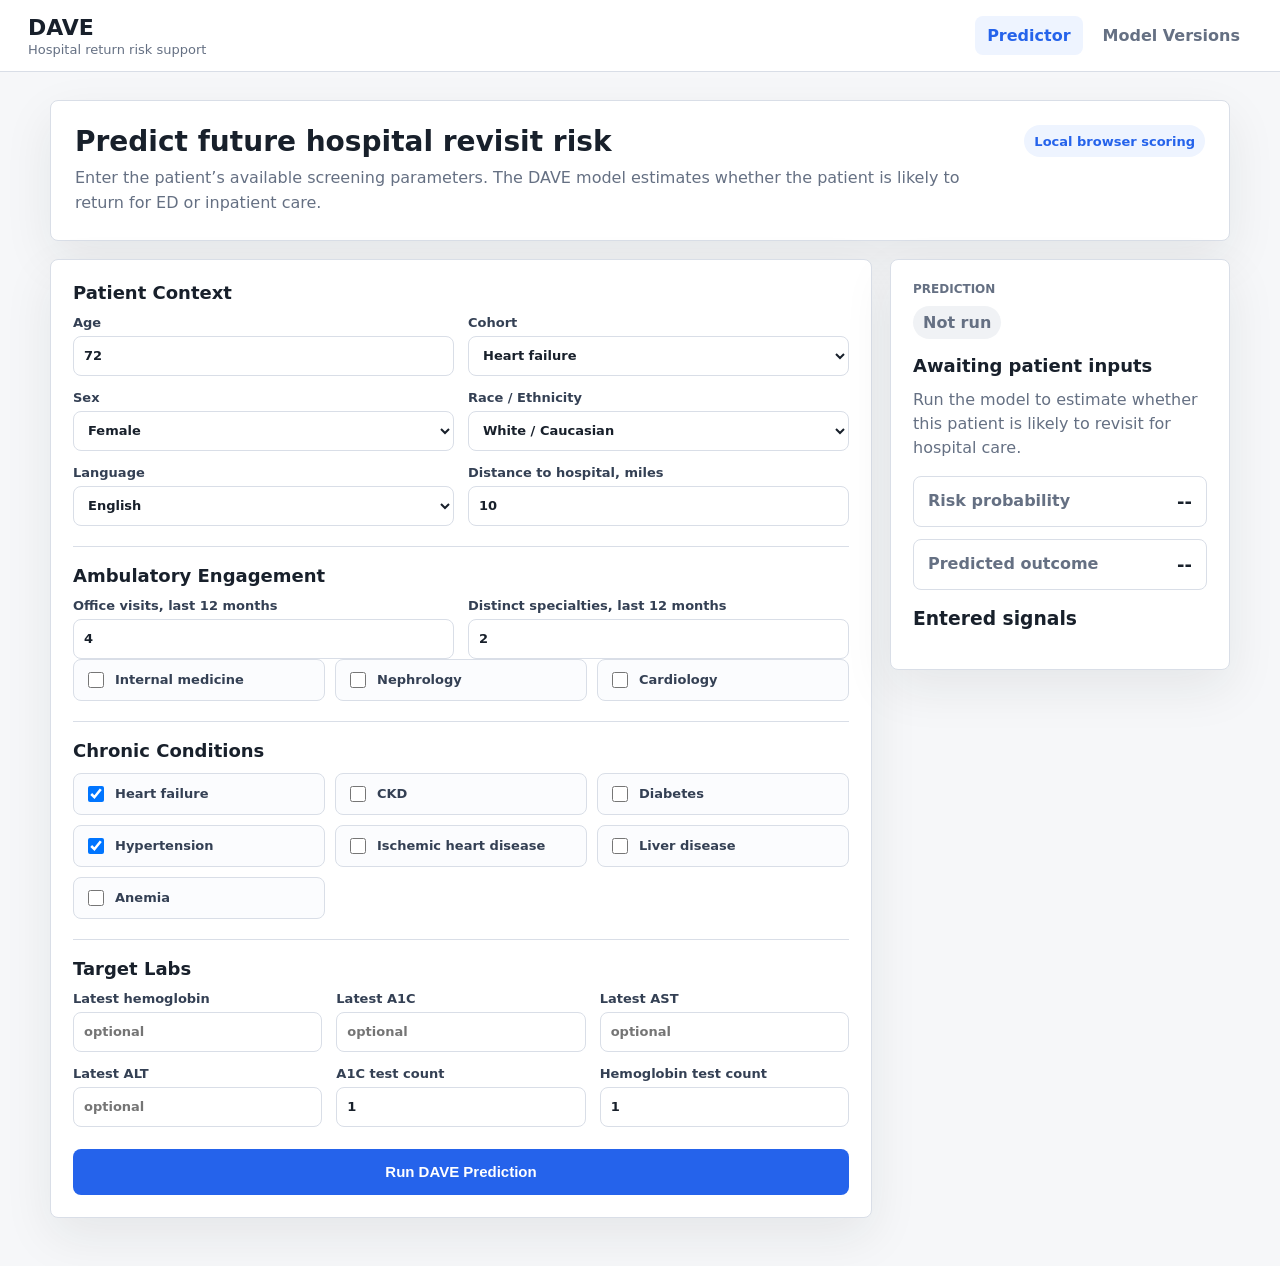
<file: index.html>
<!doctype html>
<html lang="en">
  <head>
    <meta charset="utf-8" />
    <meta name="viewport" content="width=device-width, initial-scale=1" />
    <title>DAVE Hospital Return Predictor</title>
    <link rel="stylesheet" href="styles.css" />
  </head>
  <body>
    <header class="topbar">
      <div>
        <div class="brand">DAVE</div>
        <div class="subtitle">Hospital return risk support</div>
      </div>
      <nav>
        <a class="active" href="index.html">Predictor</a>
        <a href="models.html">Model Versions</a>
      </nav>
    </header>

    <main class="shell">
      <section class="panel intro">
        <div>
          <h1>Predict future hospital revisit risk</h1>
          <p>
            Enter the patient’s available screening parameters. The DAVE model estimates whether the patient is likely
            to return for ED or inpatient care.
          </p>
        </div>
        <div class="status-pill">Local browser scoring</div>
      </section>

      <section class="workspace">
        <form id="predict-form" class="panel form-panel">
          <div class="section-heading">
            <h2>Patient Context</h2>
          </div>

          <div class="grid two">
            <label>
              Age
              <input name="Age" type="number" min="0" max="120" value="72" />
            </label>
            <label>
              Cohort
              <select name="cohort_flag">
                <option value="hf_flag">Heart failure</option>
                <option value="ckd_flag">CKD</option>
                <option value="cancer_flag">Cancer</option>
                <option value="Multiple_Cohort">Multiple cohort</option>
              </select>
            </label>
            <label>
              Sex
              <select name="sex">
                <option>Female</option>
                <option>Male</option>
              </select>
            </label>
            <label>
              Race / Ethnicity
              <select name="DerivedRaceEthnicity">
                <option>White / Caucasian</option>
                <option>Asian</option>
                <option>Black or African American</option>
                <option>Latinx / Hispanic</option>
                <option>Other</option>
                <option>Unknown / Declined</option>
              </select>
            </label>
            <label>
              Language
              <select name="Language_Group">
                <option>English</option>
                <option>Other</option>
              </select>
            </label>
            <label>
              Distance to hospital, miles
              <input name="straight_line_distance_miles" type="number" step="0.1" value="10" />
            </label>
          </div>

          <div class="section-heading">
            <h2>Ambulatory Engagement</h2>
          </div>
          <div class="grid two">
            <label>
              Office visits, last 12 months
              <input name="last_12months_officevisit_count" type="number" min="0" value="4" />
            </label>
            <label>
              Distinct specialties, last 12 months
              <input name="last_12months_officevisit_distinct_specialty" type="number" min="0" value="2" />
            </label>
          </div>
          <div class="check-row">
            <label><input name="Specialty_internal_medicine" type="checkbox" /> Internal medicine</label>
            <label><input name="Specialty_nephrology" type="checkbox" /> Nephrology</label>
            <label><input name="Specialty_cardiology" type="checkbox" /> Cardiology</label>
          </div>

          <div class="section-heading">
            <h2>Chronic Conditions</h2>
          </div>
          <div class="check-row">
            <label><input name="cms_ccw_heart_failure_36" type="checkbox" checked /> Heart failure</label>
            <label><input name="cms_ccw_chronic_kidney_disease_36" type="checkbox" /> CKD</label>
            <label><input name="cms_ccw_diabetes_36" type="checkbox" /> Diabetes</label>
            <label><input name="cms_ccw_hypertension_36" type="checkbox" checked /> Hypertension</label>
            <label><input name="cms_ccw_ischemic_heart_disease_36" type="checkbox" /> Ischemic heart disease</label>
            <label><input name="cms_ccw_liver_disease_cirrhosis_and_other_liver_conditions_36" type="checkbox" /> Liver disease</label>
            <label><input name="cms_ccw_anemia_36" type="checkbox" /> Anemia</label>
          </div>

          <div class="section-heading">
            <h2>Target Labs</h2>
          </div>
          <div class="grid three">
            <label>
              Latest hemoglobin
              <input name="latest_hemoglobin_24months" type="number" step="0.1" placeholder="optional" />
            </label>
            <label>
              Latest A1C
              <input name="latest_HbA1c_24months" type="number" step="0.1" placeholder="optional" />
            </label>
            <label>
              Latest AST
              <input name="latest_AST_24months" type="number" step="0.1" placeholder="optional" />
            </label>
            <label>
              Latest ALT
              <input name="latest_ALT_24months" type="number" step="0.1" placeholder="optional" />
            </label>
            <label>
              A1C test count
              <input name="count_HbA1c_24months" type="number" min="0" value="1" />
            </label>
            <label>
              Hemoglobin test count
              <input name="count_hemoglobin_24months" type="number" min="0" value="1" />
            </label>
          </div>

          <button class="primary" type="submit">Run DAVE Prediction</button>
        </form>

        <aside class="panel result-panel" aria-live="polite">
          <div class="result-kicker">Prediction</div>
          <div id="risk-badge" class="risk-badge muted">Not run</div>
          <h2 id="result-title">Awaiting patient inputs</h2>
          <p id="result-copy">Run the model to estimate whether this patient is likely to revisit for hospital care.</p>

          <div class="score-box">
            <span>Risk probability</span>
            <strong id="probability">--</strong>
          </div>

          <div class="score-box">
            <span>Predicted outcome</span>
            <strong id="predicted-outcome">--</strong>
          </div>

          <div class="reason-list">
            <h3>Entered signals</h3>
            <ul id="signal-list"></ul>
          </div>
        </aside>
      </section>
    </main>

    <script src="model-data.js"></script>
    <script src="app.js"></script>
  </body>
</html>
</file>
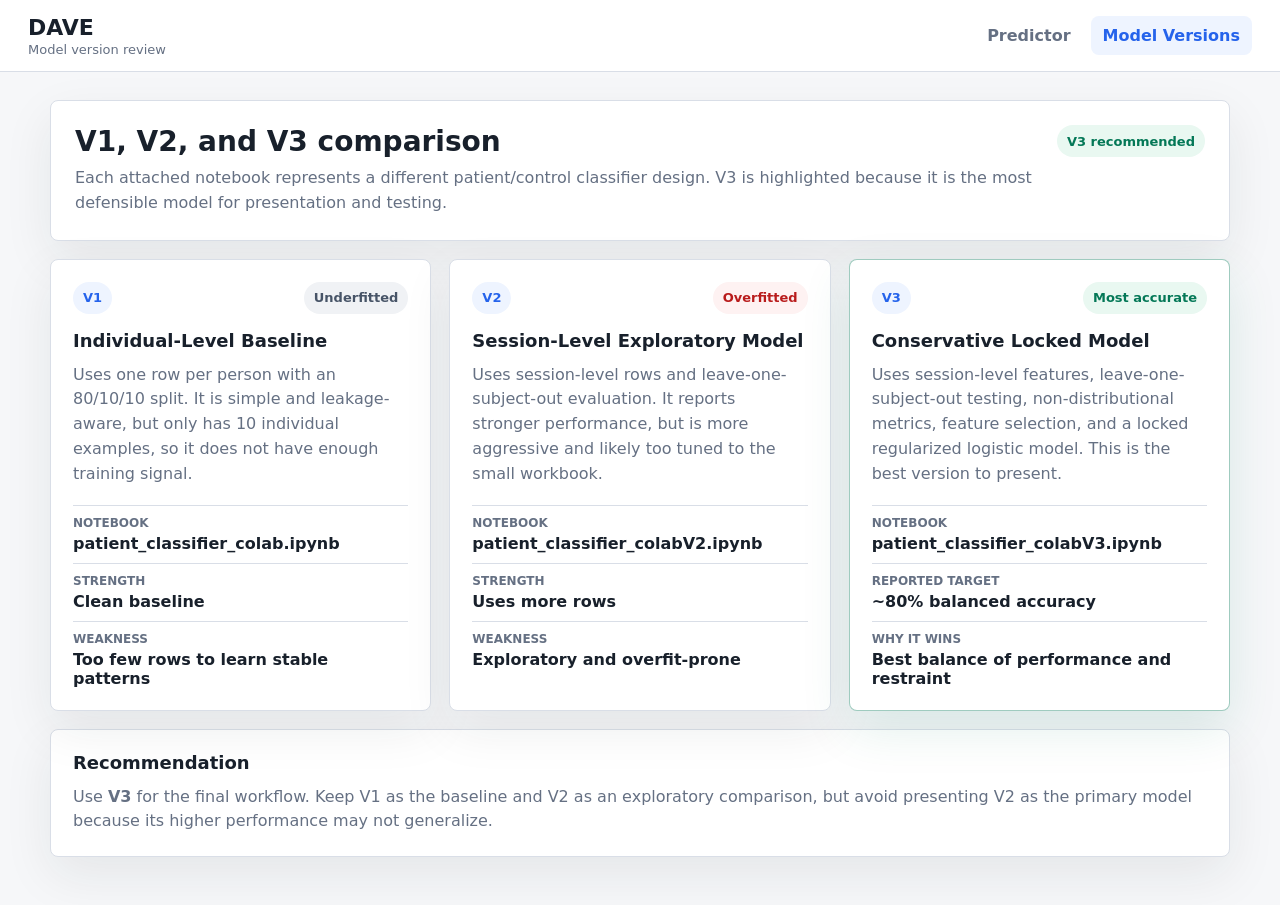
<file: models.html>
<!doctype html>
<html lang="en">
  <head>
    <meta charset="utf-8" />
    <meta name="viewport" content="width=device-width, initial-scale=1" />
    <title>DAVE Model Versions</title>
    <link rel="stylesheet" href="styles.css" />
  </head>
  <body>
    <header class="topbar">
      <div>
        <div class="brand">DAVE</div>
        <div class="subtitle">Model version review</div>
      </div>
      <nav>
        <a href="index.html">Predictor</a>
        <a class="active" href="models.html">Model Versions</a>
      </nav>
    </header>

    <main class="shell">
      <section class="panel intro">
        <div>
          <h1>V1, V2, and V3 comparison</h1>
          <p>
            Each attached notebook represents a different patient/control classifier design. V3 is highlighted because
            it is the most defensible model for presentation and testing.
          </p>
        </div>
        <div class="status-pill success">V3 recommended</div>
      </section>

      <section class="version-grid">
        <article class="panel model-card">
          <div class="card-top">
            <span class="version-tag">V1</span>
            <span class="fit-tag underfit">Underfitted</span>
          </div>
          <h2>Individual-Level Baseline</h2>
          <p>
            Uses one row per person with an 80/10/10 split. It is simple and leakage-aware, but only has 10 individual
            examples, so it does not have enough training signal.
          </p>
          <dl>
            <div><dt>Notebook</dt><dd>patient_classifier_colab.ipynb</dd></div>
            <div><dt>Strength</dt><dd>Clean baseline</dd></div>
            <div><dt>Weakness</dt><dd>Too few rows to learn stable patterns</dd></div>
          </dl>
        </article>

        <article class="panel model-card">
          <div class="card-top">
            <span class="version-tag">V2</span>
            <span class="fit-tag overfit">Overfitted</span>
          </div>
          <h2>Session-Level Exploratory Model</h2>
          <p>
            Uses session-level rows and leave-one-subject-out evaluation. It reports stronger performance, but is more
            aggressive and likely too tuned to the small workbook.
          </p>
          <dl>
            <div><dt>Notebook</dt><dd>patient_classifier_colabV2.ipynb</dd></div>
            <div><dt>Strength</dt><dd>Uses more rows</dd></div>
            <div><dt>Weakness</dt><dd>Exploratory and overfit-prone</dd></div>
          </dl>
        </article>

        <article class="panel model-card recommended">
          <div class="card-top">
            <span class="version-tag">V3</span>
            <span class="fit-tag best">Most accurate</span>
          </div>
          <h2>Conservative Locked Model</h2>
          <p>
            Uses session-level features, leave-one-subject-out testing, non-distributional metrics, feature selection,
            and a locked regularized logistic model. This is the best version to present.
          </p>
          <dl>
            <div><dt>Notebook</dt><dd>patient_classifier_colabV3.ipynb</dd></div>
            <div><dt>Reported target</dt><dd>~80% balanced accuracy</dd></div>
            <div><dt>Why it wins</dt><dd>Best balance of performance and restraint</dd></div>
          </dl>
        </article>
      </section>

      <section class="panel decision-panel">
        <h2>Recommendation</h2>
        <p>
          Use <strong>V3</strong> for the final workflow. Keep V1 as the baseline and V2 as an exploratory comparison,
          but avoid presenting V2 as the primary model because its higher performance may not generalize.
        </p>
      </section>
    </main>
  </body>
</html>
</file>
<file: styles.css>
:root {
  color-scheme: light;
  --bg: #f6f7f9;
  --panel: #ffffff;
  --ink: #18202b;
  --muted: #657083;
  --line: #d9dee7;
  --blue: #2563eb;
  --green: #047857;
  --amber: #b45309;
  --red: #b91c1c;
  --shadow: 0 18px 50px rgba(24, 32, 43, 0.08);
}

* {
  box-sizing: border-box;
}

body {
  margin: 0;
  background: var(--bg);
  color: var(--ink);
  font-family: Inter, ui-sans-serif, system-ui, -apple-system, BlinkMacSystemFont, "Segoe UI", sans-serif;
}

.topbar {
  min-height: 72px;
  display: flex;
  align-items: center;
  justify-content: space-between;
  padding: 14px 28px;
  background: rgba(255, 255, 255, 0.92);
  border-bottom: 1px solid var(--line);
  position: sticky;
  top: 0;
  z-index: 2;
}

.brand {
  font-size: 22px;
  font-weight: 800;
  letter-spacing: 0;
}

.subtitle {
  color: var(--muted);
  font-size: 13px;
  margin-top: 2px;
}

nav {
  display: flex;
  gap: 8px;
}

nav a {
  color: var(--muted);
  text-decoration: none;
  font-weight: 700;
  padding: 10px 12px;
  border-radius: 8px;
}

nav a.active,
nav a:hover {
  background: #eef4ff;
  color: var(--blue);
}

.shell {
  width: min(1180px, calc(100% - 32px));
  margin: 28px auto 48px;
}

.panel {
  background: var(--panel);
  border: 1px solid var(--line);
  border-radius: 8px;
  box-shadow: var(--shadow);
}

.intro {
  padding: 24px;
  display: flex;
  align-items: flex-start;
  justify-content: space-between;
  gap: 20px;
  margin-bottom: 18px;
}

h1,
h2,
h3,
p {
  margin-top: 0;
}

h1 {
  font-size: 28px;
  line-height: 1.18;
  margin-bottom: 8px;
}

.intro p,
.model-card p,
.decision-panel p {
  color: var(--muted);
  line-height: 1.55;
  margin-bottom: 0;
}

.status-pill,
.version-tag,
.fit-tag {
  display: inline-flex;
  align-items: center;
  min-height: 32px;
  padding: 6px 10px;
  border-radius: 999px;
  font-size: 13px;
  font-weight: 800;
  white-space: nowrap;
}

.status-pill {
  background: #eef4ff;
  color: var(--blue);
}

.status-pill.success {
  background: #e9f8f1;
  color: var(--green);
}

.workspace {
  display: grid;
  grid-template-columns: minmax(0, 1fr) 340px;
  gap: 18px;
  align-items: start;
}

.form-panel,
.result-panel,
.decision-panel {
  padding: 22px;
}

.section-heading {
  border-top: 1px solid var(--line);
  margin-top: 20px;
  padding-top: 18px;
}

.section-heading:first-child {
  border-top: 0;
  margin-top: 0;
  padding-top: 0;
}

.section-heading h2,
.result-panel h2,
.model-card h2,
.decision-panel h2 {
  font-size: 18px;
  margin-bottom: 12px;
}

.grid {
  display: grid;
  gap: 14px;
}

.grid.two {
  grid-template-columns: repeat(2, minmax(0, 1fr));
}

.grid.three {
  grid-template-columns: repeat(3, minmax(0, 1fr));
}

label {
  display: grid;
  gap: 6px;
  color: #344054;
  font-size: 13px;
  font-weight: 750;
}

input,
select {
  width: 100%;
  height: 40px;
  border: 1px solid var(--line);
  border-radius: 8px;
  padding: 8px 10px;
  color: var(--ink);
  background: #fff;
  font: inherit;
}

input:focus,
select:focus {
  outline: 2px solid rgba(37, 99, 235, 0.18);
  border-color: var(--blue);
}

.check-row {
  display: grid;
  grid-template-columns: repeat(3, minmax(0, 1fr));
  gap: 10px;
}

.check-row label {
  min-height: 40px;
  display: flex;
  align-items: center;
  gap: 8px;
  padding: 9px 10px;
  border: 1px solid var(--line);
  border-radius: 8px;
  background: #fbfcfe;
}

.check-row input {
  width: 16px;
  height: 16px;
}

.primary {
  width: 100%;
  height: 46px;
  margin-top: 22px;
  border: 0;
  border-radius: 8px;
  background: var(--blue);
  color: #fff;
  font-size: 15px;
  font-weight: 850;
  cursor: pointer;
}

.primary:hover {
  background: #1d4ed8;
}

.result-panel {
  position: sticky;
  top: 96px;
}

.result-kicker {
  color: var(--muted);
  font-size: 12px;
  font-weight: 850;
  text-transform: uppercase;
  margin-bottom: 10px;
}

.risk-badge {
  display: inline-flex;
  padding: 7px 10px;
  border-radius: 999px;
  font-weight: 850;
  margin-bottom: 16px;
}

.risk-badge.muted {
  background: #f0f2f5;
  color: var(--muted);
}

.risk-badge.low {
  background: #e9f8f1;
  color: var(--green);
}

.risk-badge.medium {
  background: #fff7ed;
  color: var(--amber);
}

.risk-badge.high {
  background: #fef2f2;
  color: var(--red);
}

#result-copy {
  color: var(--muted);
  line-height: 1.5;
}

.score-box {
  border: 1px solid var(--line);
  border-radius: 8px;
  padding: 14px;
  margin-top: 12px;
  display: flex;
  justify-content: space-between;
  gap: 12px;
}

.score-box span {
  color: var(--muted);
  font-weight: 700;
}

.score-box strong {
  font-size: 18px;
}

.reason-list {
  margin-top: 18px;
}

.reason-list ul {
  padding-left: 18px;
  color: var(--muted);
  line-height: 1.45;
}

.version-grid {
  display: grid;
  grid-template-columns: repeat(3, minmax(0, 1fr));
  gap: 18px;
}

.model-card {
  padding: 22px;
}

.model-card.recommended {
  border-color: rgba(4, 120, 87, 0.38);
  box-shadow: 0 18px 50px rgba(4, 120, 87, 0.12);
}

.card-top {
  display: flex;
  justify-content: space-between;
  gap: 10px;
  margin-bottom: 16px;
}

.version-tag {
  background: #eef4ff;
  color: var(--blue);
}

.fit-tag.underfit {
  background: #f0f2f5;
  color: #475467;
}

.fit-tag.overfit {
  background: #fef2f2;
  color: var(--red);
}

.fit-tag.best {
  background: #e9f8f1;
  color: var(--green);
}

dl {
  margin: 18px 0 0;
  display: grid;
  gap: 10px;
}

dl div {
  border-top: 1px solid var(--line);
  padding-top: 10px;
}

dt {
  color: var(--muted);
  font-size: 12px;
  font-weight: 850;
  text-transform: uppercase;
}

dd {
  margin: 4px 0 0;
  font-weight: 750;
}

.decision-panel {
  margin-top: 18px;
}

@media (max-width: 900px) {
  .workspace,
  .version-grid,
  .grid.two,
  .grid.three,
  .check-row {
    grid-template-columns: 1fr;
  }

  .topbar,
  .intro {
    flex-direction: column;
    align-items: stretch;
  }

  .result-panel {
    position: static;
  }
}
</file>
